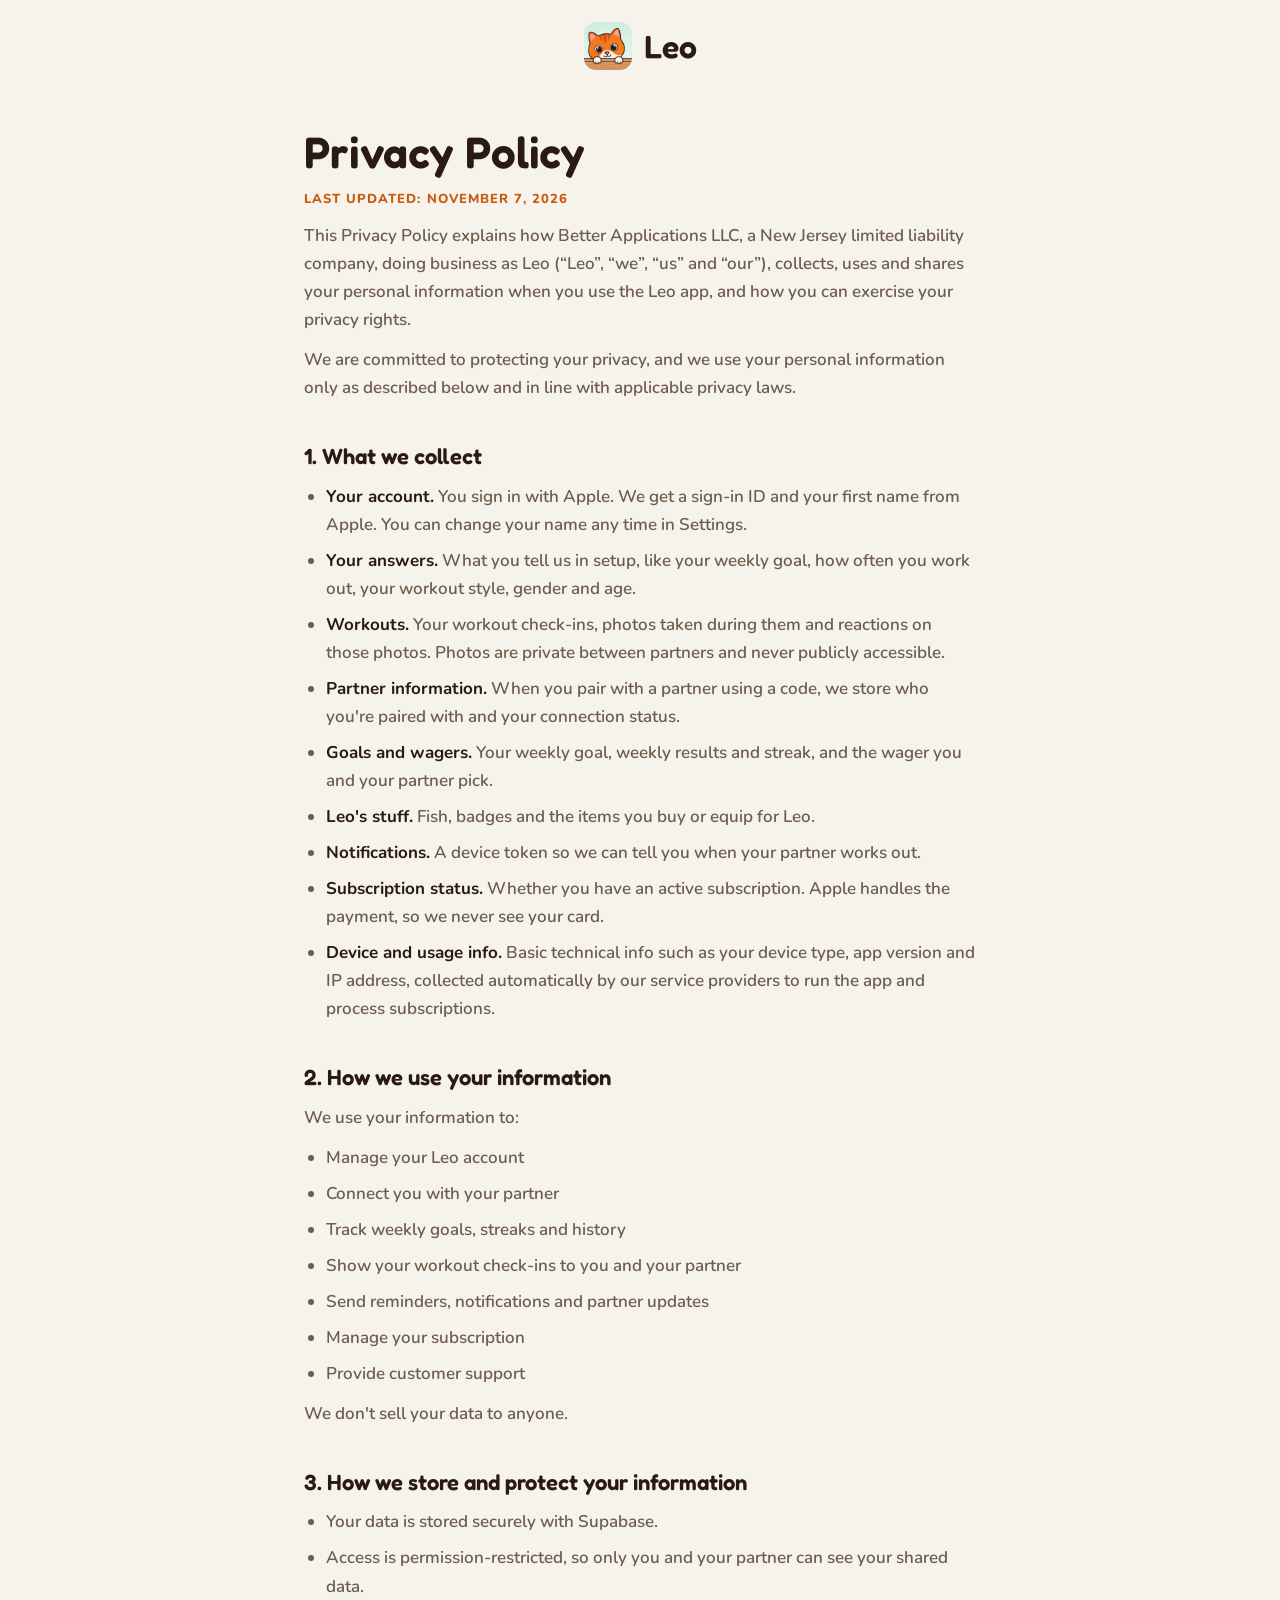
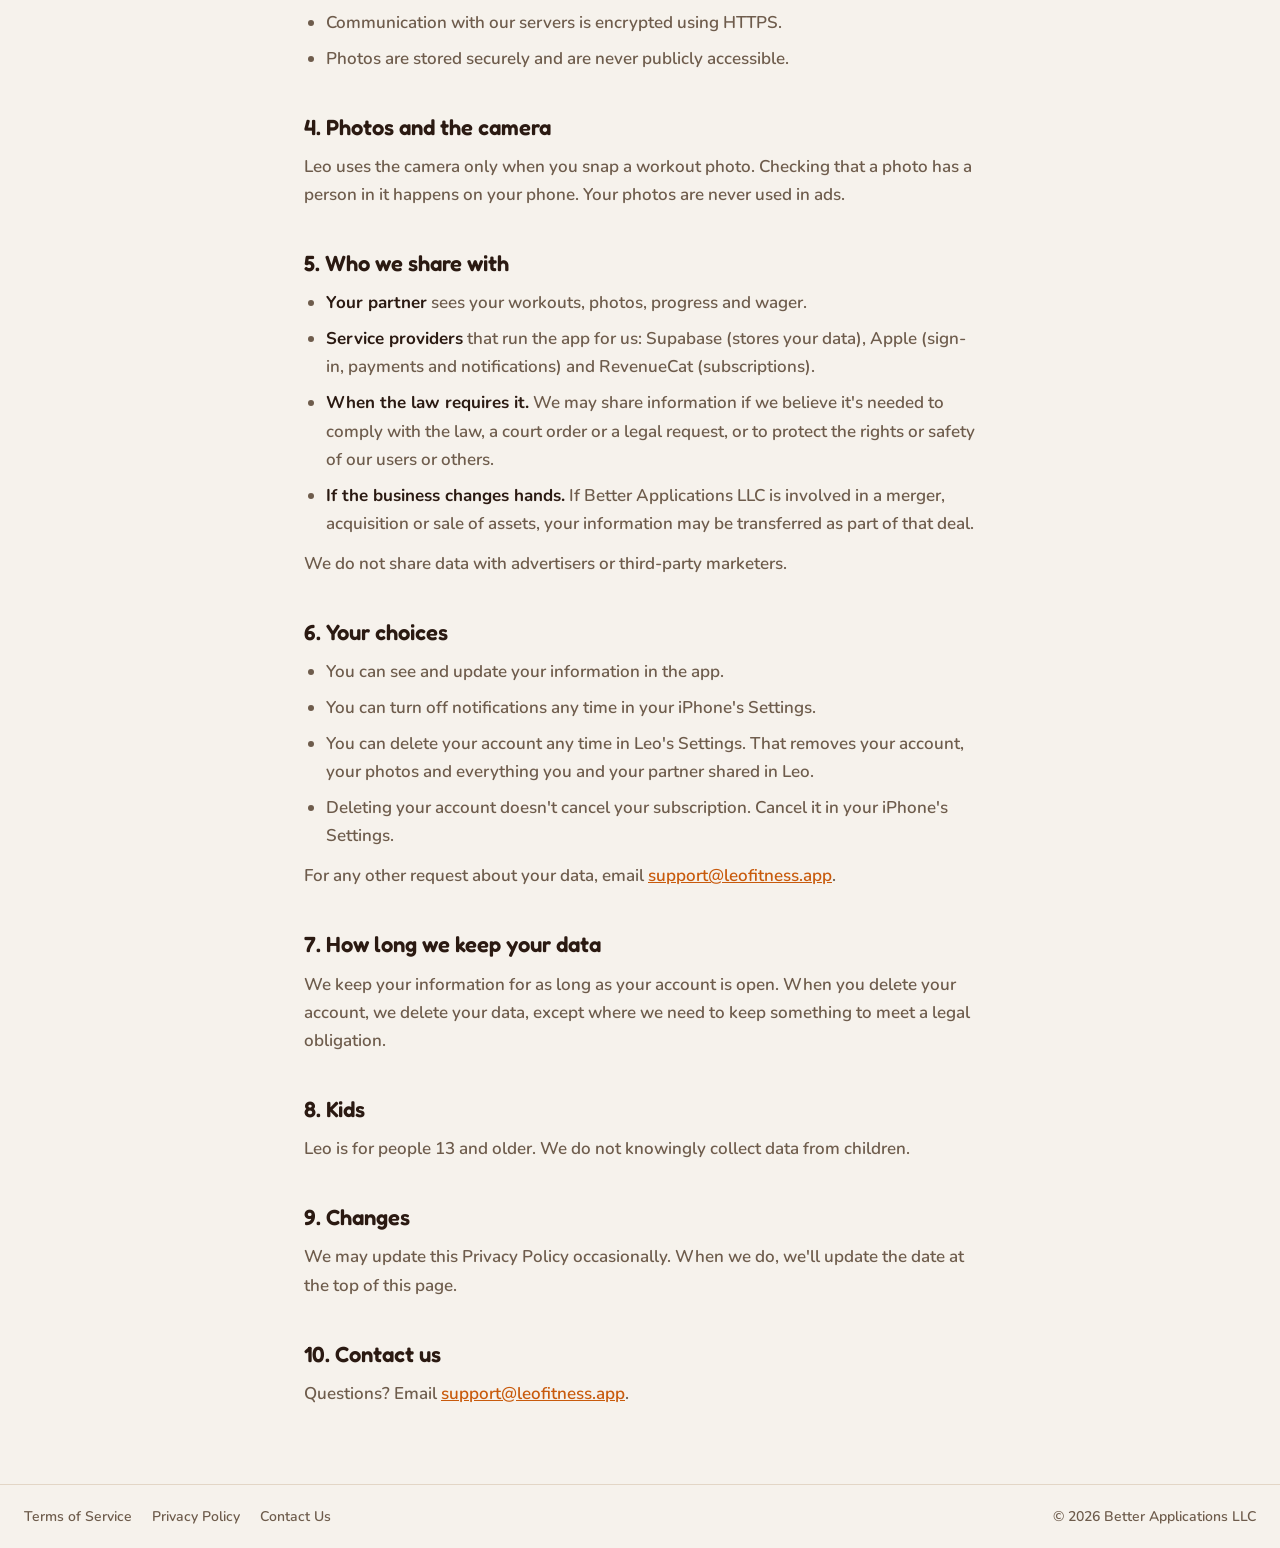
<file: privacy/index.html>
<!DOCTYPE html>
<html lang="en">
<head>
  <meta charset="utf-8" />
  <meta name="viewport" content="width=device-width, initial-scale=1" />
  <title>Privacy Policy — Leo</title>
  <meta name="description" content="What Leo collects, why, and how to delete it." />
  <link rel="icon" href="/assets/favicon.png" type="image/png" />
  <link rel="preconnect" href="https://fonts.googleapis.com" />
  <link rel="preconnect" href="https://fonts.gstatic.com" crossorigin />
  <link href="https://fonts.googleapis.com/css2?family=Fredoka:wght@500;600;700&family=Nunito:wght@500;600;700;800&display=swap" rel="stylesheet" />
  <link rel="stylesheet" href="/styles.css?v=3" />
</head>
<body>
  <div class="page">

    <header class="site-header">
      <a class="brand" href="/">
        <img class="brand-logo" src="/assets/favicon.png" alt="Leo app icon" />
        <span class="brand-word">Leo</span>
      </a>
    </header>

    <main class="legal">
      <h1>Privacy Policy</h1>
      <p class="legal-date">Last updated: November 7, 2026</p>

      <p>This Privacy Policy explains how Better Applications LLC, a New Jersey limited liability company, doing business
        as Leo (“Leo”, “we”, “us” and “our”), collects, uses and shares your personal information when you use the Leo
        app, and how you can exercise your privacy rights.</p>
      <p>We are committed to protecting your privacy, and we use your personal information only as described below
        and in line with applicable privacy laws.</p>

      <h2>1. What we collect</h2>
      <ul>
        <li><strong>Your account.</strong> You sign in with Apple. We get a sign-in ID and your first name from Apple. You can change your name any time in Settings.</li>
        <li><strong>Your answers.</strong> What you tell us in setup, like your weekly goal, how often you work out, your workout style, gender and age.</li>
        <li><strong>Workouts.</strong> Your workout check-ins, photos taken during them and reactions on those photos. Photos are private between partners and never publicly accessible.</li>
        <li><strong>Partner information.</strong> When you pair with a partner using a code, we store who you're paired with and your connection status.</li>
        <li><strong>Goals and wagers.</strong> Your weekly goal, weekly results and streak, and the wager you and your partner pick.</li>
        <li><strong>Leo's stuff.</strong> Fish, badges and the items you buy or equip for Leo.</li>
        <li><strong>Notifications.</strong> A device token so we can tell you when your partner works out.</li>
        <li><strong>Subscription status.</strong> Whether you have an active subscription. Apple handles the payment, so we never see your card.</li>
        <li><strong>Device and usage info.</strong> Basic technical info such as your device type, app version and IP address, collected automatically by our service providers to run the app and process subscriptions.</li>
      </ul>

      <h2>2. How we use your information</h2>
      <p>We use your information to:</p>
      <ul>
        <li>Manage your Leo account</li>
        <li>Connect you with your partner</li>
        <li>Track weekly goals, streaks and history</li>
        <li>Show your workout check-ins to you and your partner</li>
        <li>Send reminders, notifications and partner updates</li>
        <li>Manage your subscription</li>
        <li>Provide customer support</li>
      </ul>
      <p>We don't sell your data to anyone.</p>

      <h2>3. How we store and protect your information</h2>
      <ul>
        <li>Your data is stored securely with Supabase.</li>
        <li>Access is permission-restricted, so only you and your partner can see your shared data.</li>
        <li>Communication with our servers is encrypted using HTTPS.</li>
        <li>Photos are stored securely and are never publicly accessible.</li>
      </ul>

      <h2>4. Photos and the camera</h2>
      <p>Leo uses the camera only when you snap a workout photo. Checking that a photo has a person in it happens on your phone.
        Your photos are never used in ads.</p>

      <h2>5. Who we share with</h2>
      <ul>
        <li><strong>Your partner</strong> sees your workouts, photos, progress and wager.</li>
        <li><strong>Service providers</strong> that run the app for us: Supabase (stores your data), Apple (sign-in, payments and notifications) and RevenueCat (subscriptions).</li>
        <li><strong>When the law requires it.</strong> We may share information if we believe it's needed to comply with the law, a court order or a legal request, or to protect the rights or safety of our users or others.</li>
        <li><strong>If the business changes hands.</strong> If Better Applications LLC is involved in a merger, acquisition or sale of assets, your information may be transferred as part of that deal.</li>
      </ul>
      <p>We do not share data with advertisers or third-party marketers.</p>

      <h2>6. Your choices</h2>
      <ul>
        <li>You can see and update your information in the app.</li>
        <li>You can turn off notifications any time in your iPhone's Settings.</li>
        <li>You can delete your account any time in Leo's Settings. That removes your account, your photos and everything
          you and your partner shared in Leo.</li>
        <li>Deleting your account doesn't cancel your subscription. Cancel it in your iPhone's Settings.</li>
      </ul>
      <p>For any other request about your data, email <a href="mailto:support@leofitness.app">support@leofitness.app</a>.</p>

      <h2>7. How long we keep your data</h2>
      <p>We keep your information for as long as your account is open. When you delete your account, we delete your data,
        except where we need to keep something to meet a legal obligation.</p>

      <h2>8. Kids</h2>
      <p>Leo is for people 13 and older. We do not knowingly collect data from children.</p>

      <h2>9. Changes</h2>
      <p>We may update this Privacy Policy occasionally. When we do, we'll update the date at the top of this page.</p>

      <h2>10. Contact us</h2>
      <p>Questions? Email <a href="mailto:support@leofitness.app">support@leofitness.app</a>.</p>
    </main>

    <footer class="site-footer">
      <nav class="footer-links">
        <a href="/terms/">Terms of Service</a>
        <a href="/privacy/">Privacy Policy</a>
        <a href="mailto:support@leofitness.app">Contact Us</a>
      </nav>
      <span class="footer-copy">&copy; <span id="year">2026</span> Better Applications LLC</span>
    </footer>

  </div>

  <script>document.getElementById('year').textContent = new Date().getFullYear();</script>
</body>
</html>
</file>
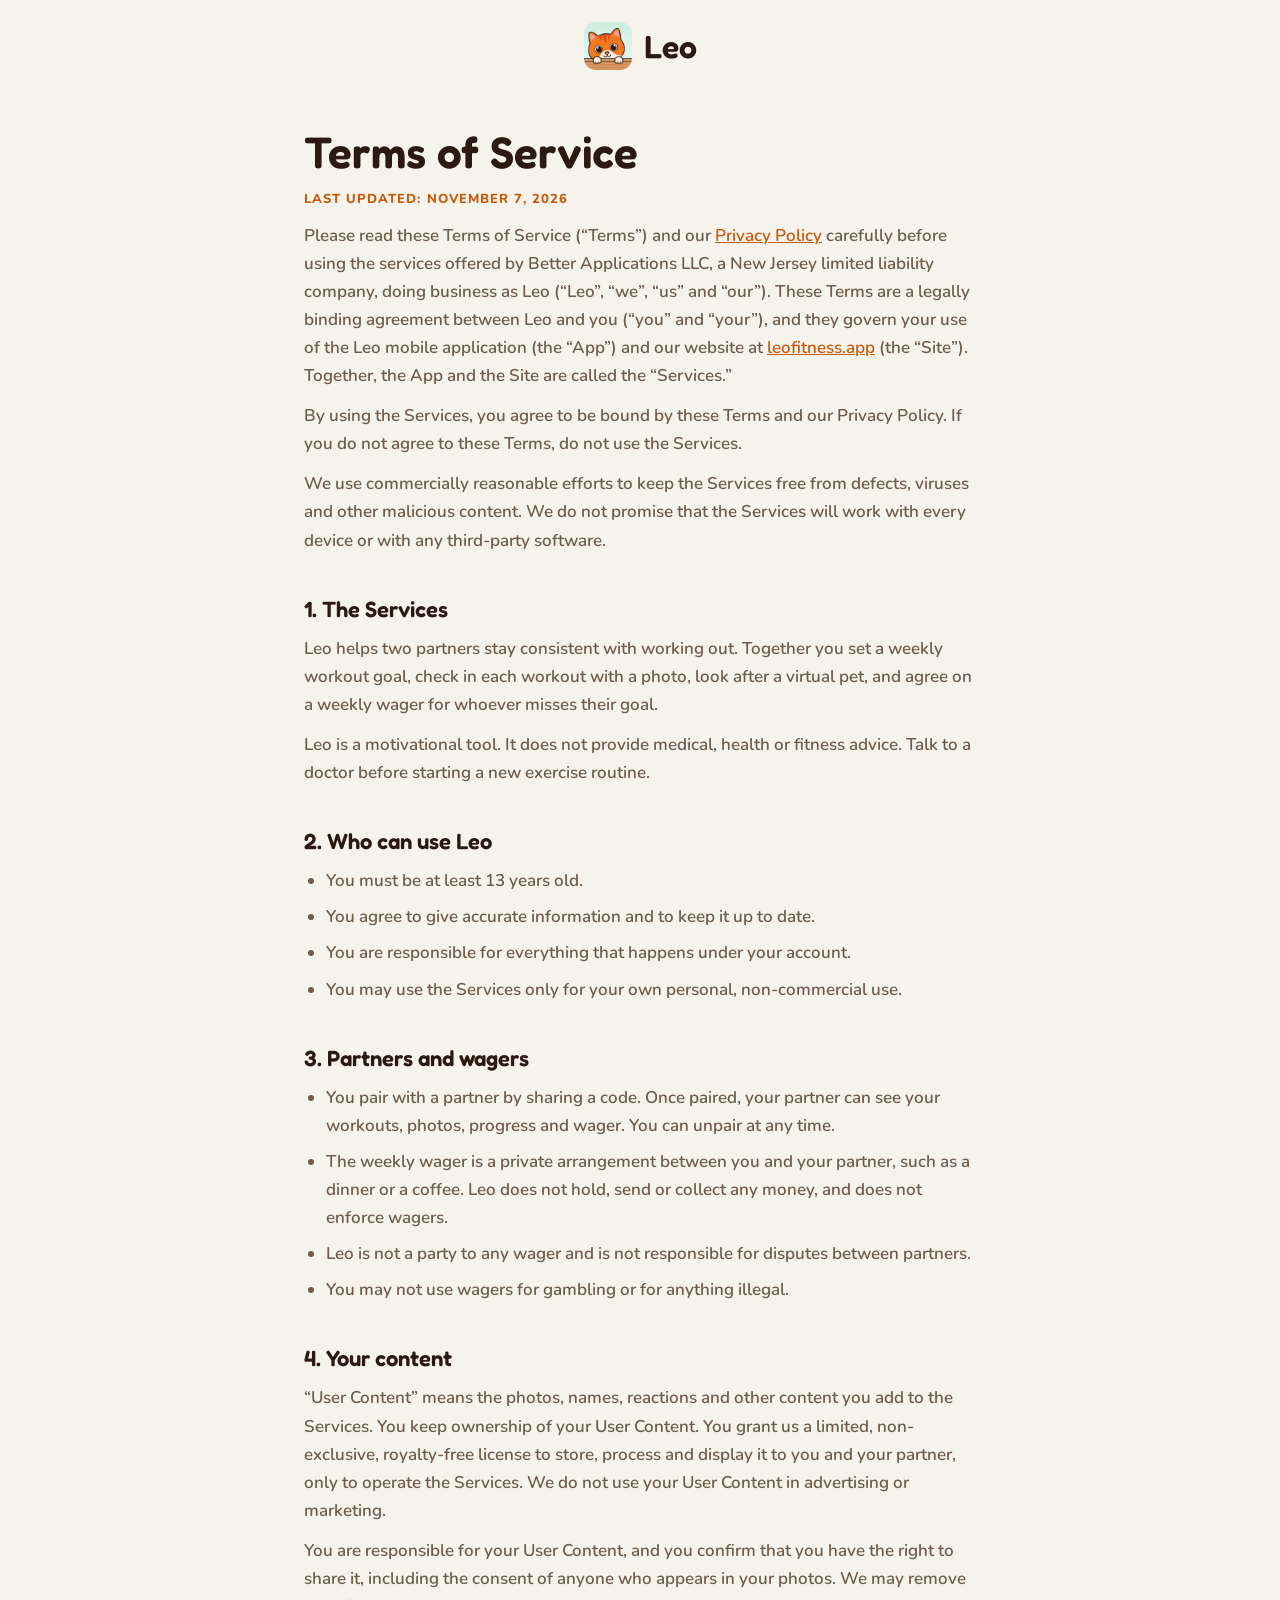
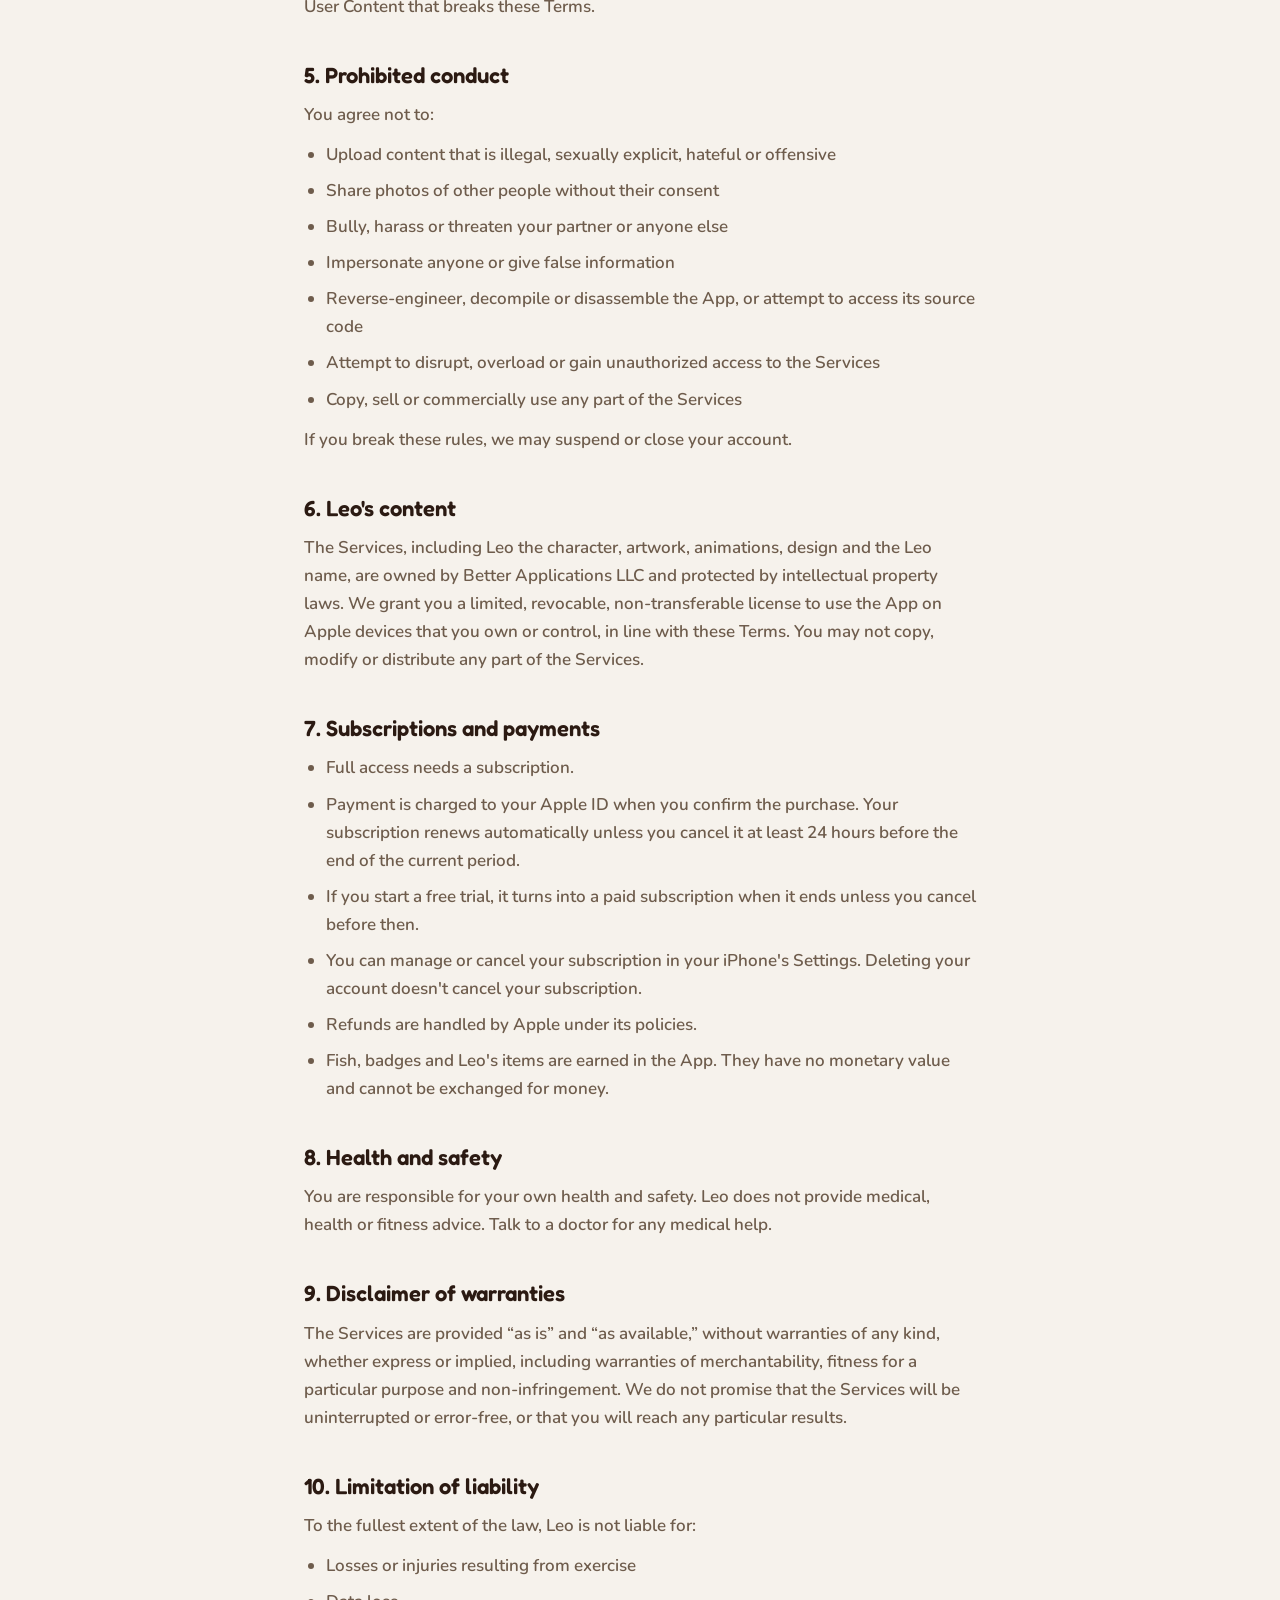
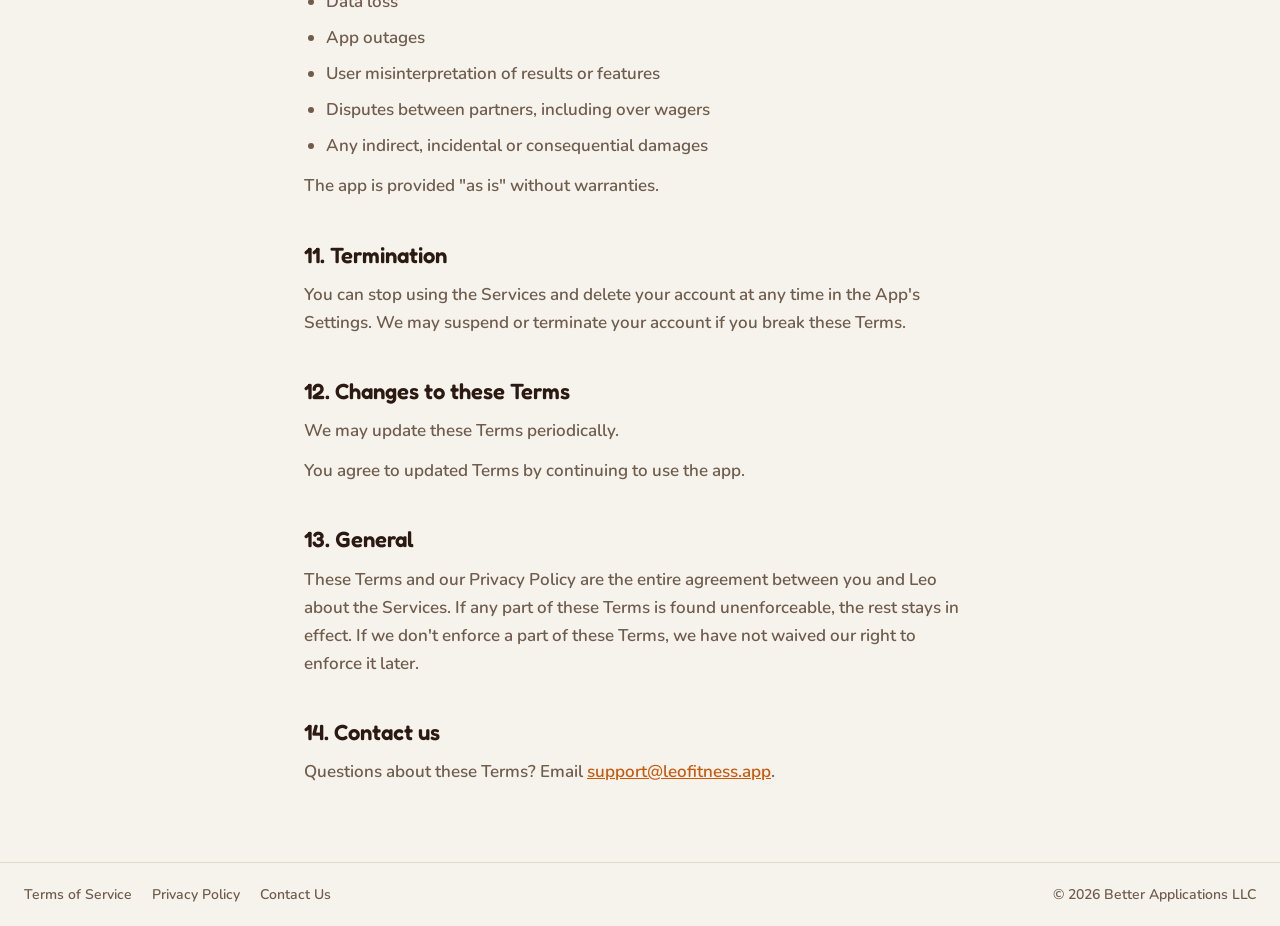
<file: terms/index.html>
<!DOCTYPE html>
<html lang="en">
<head>
  <meta charset="utf-8" />
  <meta name="viewport" content="width=device-width, initial-scale=1" />
  <title>Terms of Service — Leo</title>
  <meta name="description" content="The simple rules for using Leo." />
  <link rel="icon" href="/assets/favicon.png" type="image/png" />
  <link rel="preconnect" href="https://fonts.googleapis.com" />
  <link rel="preconnect" href="https://fonts.gstatic.com" crossorigin />
  <link href="https://fonts.googleapis.com/css2?family=Fredoka:wght@500;600;700&family=Nunito:wght@500;600;700;800&display=swap" rel="stylesheet" />
  <link rel="stylesheet" href="/styles.css?v=3" />
</head>
<body>
  <div class="page">

    <header class="site-header">
      <a class="brand" href="/">
        <img class="brand-logo" src="/assets/favicon.png" alt="Leo app icon" />
        <span class="brand-word">Leo</span>
      </a>
    </header>

    <main class="legal">
      <h1>Terms of Service</h1>
      <p class="legal-date">Last updated: November 7, 2026</p>

      <p>Please read these Terms of Service (“Terms”) and our <a href="/privacy/">Privacy Policy</a> carefully before using
        the services offered by Better Applications LLC, a New Jersey limited liability company, doing business as Leo
        (“Leo”, “we”, “us” and “our”). These Terms are a legally binding agreement between Leo and you (“you” and “your”),
        and they govern your use of the Leo mobile application (the “App”) and our website at
        <a href="https://leofitness.app">leofitness.app</a> (the “Site”). Together, the App and the Site are called the
        “Services.”</p>
      <p>By using the Services, you agree to be bound by these Terms and our Privacy Policy. If you do not agree to these
        Terms, do not use the Services.</p>
      <p>We use commercially reasonable efforts to keep the Services free from defects, viruses and other malicious
        content. We do not promise that the Services will work with every device or with any third-party software.</p>

      <h2>1. The Services</h2>
      <p>Leo helps two partners stay consistent with working out. Together you set a weekly workout goal, check in each
        workout with a photo, look after a virtual pet, and agree on a weekly wager for whoever misses their goal.</p>
      <p>Leo is a motivational tool. It does not provide medical, health or fitness advice. Talk to a doctor before
        starting a new exercise routine.</p>

      <h2>2. Who can use Leo</h2>
      <ul>
        <li>You must be at least 13 years old.</li>
        <li>You agree to give accurate information and to keep it up to date.</li>
        <li>You are responsible for everything that happens under your account.</li>
        <li>You may use the Services only for your own personal, non-commercial use.</li>
      </ul>

      <h2>3. Partners and wagers</h2>
      <ul>
        <li>You pair with a partner by sharing a code. Once paired, your partner can see your workouts, photos, progress
          and wager. You can unpair at any time.</li>
        <li>The weekly wager is a private arrangement between you and your partner, such as a dinner or a coffee. Leo
          does not hold, send or collect any money, and does not enforce wagers.</li>
        <li>Leo is not a party to any wager and is not responsible for disputes between partners.</li>
        <li>You may not use wagers for gambling or for anything illegal.</li>
      </ul>

      <h2>4. Your content</h2>
      <p>“User Content” means the photos, names, reactions and other content you add to the Services. You keep ownership
        of your User Content. You grant us a limited, non-exclusive, royalty-free license to store, process and display it
        to you and your partner, only to operate the Services. We do not use your User Content in advertising or
        marketing.</p>
      <p>You are responsible for your User Content, and you confirm that you have the right to share it, including the
        consent of anyone who appears in your photos. We may remove User Content that breaks these Terms.</p>

      <h2>5. Prohibited conduct</h2>
      <p>You agree not to:</p>
      <ul>
        <li>Upload content that is illegal, sexually explicit, hateful or offensive</li>
        <li>Share photos of other people without their consent</li>
        <li>Bully, harass or threaten your partner or anyone else</li>
        <li>Impersonate anyone or give false information</li>
        <li>Reverse-engineer, decompile or disassemble the App, or attempt to access its source code</li>
        <li>Attempt to disrupt, overload or gain unauthorized access to the Services</li>
        <li>Copy, sell or commercially use any part of the Services</li>
      </ul>
      <p>If you break these rules, we may suspend or close your account.</p>

      <h2>6. Leo's content</h2>
      <p>The Services, including Leo the character, artwork, animations, design and the Leo name, are owned by Better
        Applications LLC and protected by intellectual property laws. We grant you a limited, revocable, non-transferable
        license to use the App on Apple devices that you own or control, in line with these Terms. You may not copy,
        modify or distribute any part of the Services.</p>

      <h2>7. Subscriptions and payments</h2>
      <ul>
        <li>Full access needs a subscription.</li>
        <li>Payment is charged to your Apple ID when you confirm the purchase. Your subscription renews automatically
          unless you cancel it at least 24 hours before the end of the current period.</li>
        <li>If you start a free trial, it turns into a paid subscription when it ends unless you cancel before then.</li>
        <li>You can manage or cancel your subscription in your iPhone's Settings. Deleting your account doesn't cancel
          your subscription.</li>
        <li>Refunds are handled by Apple under its policies.</li>
        <li>Fish, badges and Leo's items are earned in the App. They have no monetary value and cannot be exchanged for
          money.</li>
      </ul>

      <h2>8. Health and safety</h2>
      <p>You are responsible for your own health and safety. Leo does not provide medical, health or fitness advice.
        Talk to a doctor for any medical help.</p>

      <h2>9. Disclaimer of warranties</h2>
      <p>The Services are provided “as is” and “as available,” without warranties of any kind, whether express or
        implied, including warranties of merchantability, fitness for a particular purpose and non-infringement. We do
        not promise that the Services will be uninterrupted or error-free, or that you will reach any particular
        results.</p>

      <h2>10. Limitation of liability</h2>
      <p>To the fullest extent of the law, Leo is not liable for:</p>
      <ul>
        <li>Losses or injuries resulting from exercise</li>
        <li>Data loss</li>
        <li>App outages</li>
        <li>User misinterpretation of results or features</li>
        <li>Disputes between partners, including over wagers</li>
        <li>Any indirect, incidental or consequential damages</li>
      </ul>
      <p>The app is provided "as is" without warranties.</p>

      <h2>11. Termination</h2>
      <p>You can stop using the Services and delete your account at any time in the App's Settings. We may suspend or
        terminate your account if you break these Terms.</p>

      <h2>12. Changes to these Terms</h2>
      <p>We may update these Terms periodically.</p>
      <p>You agree to updated Terms by continuing to use the app.</p>

      <h2>13. General</h2>
      <p>These Terms and our Privacy Policy are the entire agreement between you and Leo about the Services. If any part
        of these Terms is found unenforceable, the rest stays in effect. If we don't enforce a part of these Terms, we
        have not waived our right to enforce it later.</p>

      <h2>14. Contact us</h2>
      <p>Questions about these Terms? Email <a href="mailto:support@leofitness.app">support@leofitness.app</a>.</p>
    </main>

    <footer class="site-footer">
      <nav class="footer-links">
        <a href="/terms/">Terms of Service</a>
        <a href="/privacy/">Privacy Policy</a>
        <a href="mailto:support@leofitness.app">Contact Us</a>
      </nav>
      <span class="footer-copy">&copy; <span id="year">2026</span> Better Applications LLC</span>
    </footer>

  </div>

  <script>document.getElementById('year').textContent = new Date().getFullYear();</script>
</body>
</html>
</file>
<file: styles.css>
/* Leo — landing page
   Colors and fonts follow the app's Theme.swift (Palette, Fredoka + Nunito). */

:root {
  --ink: #2B1A12;
  --body-muted: #6E5C4C;
  --orange: #F57C1F;
  --orange-dark: #C85A0C;
  --blue: #3B82E0;
  --teal: #7FD3C9;
  --cream: #F6F2EC;
  --cream-warm: #FFF6E5;
  --sky-top: #CDEEE0;
  --sky-bottom: #EAF7F0;
  --hill-back: #AEDD93;
  --hill-front: #98D17F;
  --hairline: #E3D6C6;
}

* { box-sizing: border-box; }
html, body { margin: 0; padding: 0; overflow-x: hidden; }
img { max-width: 100%; }
body {
  font-family: 'Nunito', system-ui, -apple-system, sans-serif;
  font-weight: 600;
  background: var(--cream);
  color: var(--ink);
}
a { text-decoration: none; color: inherit; }

.page {
  min-height: 100vh;
  display: flex;
  flex-direction: column;
}

/* Header / logo */
.site-header {
  padding: 22px 24px;
  display: flex;
  justify-content: center;
}
.brand { display: flex; align-items: center; gap: 12px; }
.brand-logo {
  height: 48px; width: 48px;
  border-radius: 12px;
  display: block;
}
.brand-word {
  font-family: 'Fredoka', sans-serif;
  font-size: 32px;
  font-weight: 600;
}

/* Main panel */
.main-panel {
  flex: 1;
  display: flex;
  align-items: center;
  justify-content: center;
  padding: 40px 40px 56px;
}

/* Hero: copy beside Leo on desktop, stacked below ~900px. */
.hero {
  display: flex;
  align-items: center;
  justify-content: center;
  gap: 56px;
  width: 100%;
  max-width: 1140px;
}
.hero-copy { flex: 0 1 500px; min-width: 0; }
.hero-title {
  margin: 0;
  font-family: 'Fredoka', sans-serif;
  font-size: clamp(36px, 4.2vw, 56px);
  line-height: 1.08;
  font-weight: 600;
  text-wrap: balance;
}
.hero-accent { color: var(--orange); }
.hero-sub {
  margin: 18px 0 0;
  font-size: clamp(16px, 1.4vw, 19px);
  line-height: 1.6;
  color: var(--body-muted);
  max-width: 44ch;
}

/* Three tilted tiles, like "Here's how it works" in onboarding */
.tiles {
  list-style: none;
  margin: 30px 0 0;
  padding: 0;
  display: flex;
  flex-wrap: wrap;
  gap: 12px;
}
.tile {
  font-family: 'Fredoka', sans-serif;
  font-size: 17px;
  font-weight: 600;
  padding: 12px 18px;
  border-radius: 16px;
  border: 2.5px solid var(--ink);
  box-shadow: 0 3px 0 var(--ink);
}
.tile-orange { background: var(--orange); transform: rotate(-2deg); }
.tile-teal   { background: var(--teal);   transform: rotate(1.5deg); }
.tile-blue   { background: var(--blue);   color: #fff; transform: rotate(-1deg); }

.hero-cta {
  margin-top: 34px;
  display: flex;
  align-items: center;
  gap: 16px;
  flex-wrap: wrap;
}
.store-badge img { display: block; height: 60px; width: auto; }
.store-badge.is-soon { opacity: 0.45; filter: grayscale(1); }
.soon-note {
  font-weight: 800;
  font-size: 13px;
  letter-spacing: 0.08em;
  text-transform: uppercase;
  color: var(--orange-dark);
}

/* Leo on his hill */
.scene {
  position: relative;
  flex: 0 0 auto;
  width: 420px;
  aspect-ratio: 4 / 5;
  border-radius: 36px;
  overflow: hidden;
  background: linear-gradient(var(--sky-top), var(--sky-bottom));
  border: 3px solid var(--ink);
  box-shadow: 0 6px 0 var(--ink);
}
.hill {
  position: absolute;
  left: -20%;
  width: 140%;
  border-radius: 50% 50% 0 0;
}
.hill-back  { bottom: 0; height: 34%; background: var(--hill-back); left: -40%; }
.hill-front { bottom: -6%; height: 26%; background: var(--hill-front); }
.leo {
  position: absolute;
  left: 50%;
  bottom: 9%;
  height: 78%;
  width: auto;
  max-width: none;
  transform: translateX(-50%);
}
/* The Rive Leo, drawn over the still one; the still hides once the file has loaded. */
.leo-rive {
  position: absolute;
  left: 50%;
  bottom: 7%;
  height: 82%;
  aspect-ratio: 846 / 941;
  transform: translateX(-50%);
  visibility: hidden;
}
.scene.is-live .leo-rive { visibility: visible; }
.scene.is-live .leo { visibility: hidden; }

/* Legal pages (Terms, Privacy) */
.legal {
  flex: 1;
  width: 100%;
  max-width: 720px;
  margin: 0 auto;
  padding: 24px 24px 64px;
  font-size: 17px;
  line-height: 1.65;
  color: var(--body-muted);
}
.legal h1 {
  margin: 0;
  font-family: 'Fredoka', sans-serif;
  font-size: clamp(32px, 5vw, 44px);
  font-weight: 600;
  color: var(--ink);
}
.legal-date {
  margin: 6px 0 28px;
  font-weight: 800;
  font-size: 13px;
  letter-spacing: 0.08em;
  text-transform: uppercase;
  color: var(--orange-dark);
}
.legal h2 {
  margin: 36px 0 8px;
  font-family: 'Fredoka', sans-serif;
  font-size: 22px;
  font-weight: 600;
  color: var(--ink);
}
.legal p { margin: 0 0 12px; }
.legal ul { margin: 0 0 12px; padding-left: 22px; }
.legal li { margin-bottom: 8px; }
.legal strong { color: var(--ink); }
.legal a { color: var(--orange-dark); text-decoration: underline; }

/* Footer */
.site-footer {
  border-top: 1px solid var(--hairline);
  padding: 22px 24px;
  display: flex;
  justify-content: space-between;
  align-items: center;
  gap: 12px;
  flex-wrap: wrap;
  font-size: 14px;
  color: var(--body-muted);
}
.footer-links { display: flex; gap: 20px; flex-wrap: wrap; }
.footer-links a:hover { color: var(--orange-dark); }

/* Stacked layout */
@media (max-width: 900px) {
  .main-panel { padding: 16px 16px 40px; }
  .hero { flex-direction: column-reverse; gap: 32px; text-align: center; }
  .hero-copy { flex-basis: auto; }
  .hero-sub { margin-left: auto; margin-right: auto; }
  .tiles, .hero-cta { justify-content: center; }
  .scene { width: min(340px, 100%); }
  .site-footer { justify-content: center; text-align: center; }
}
</file>
